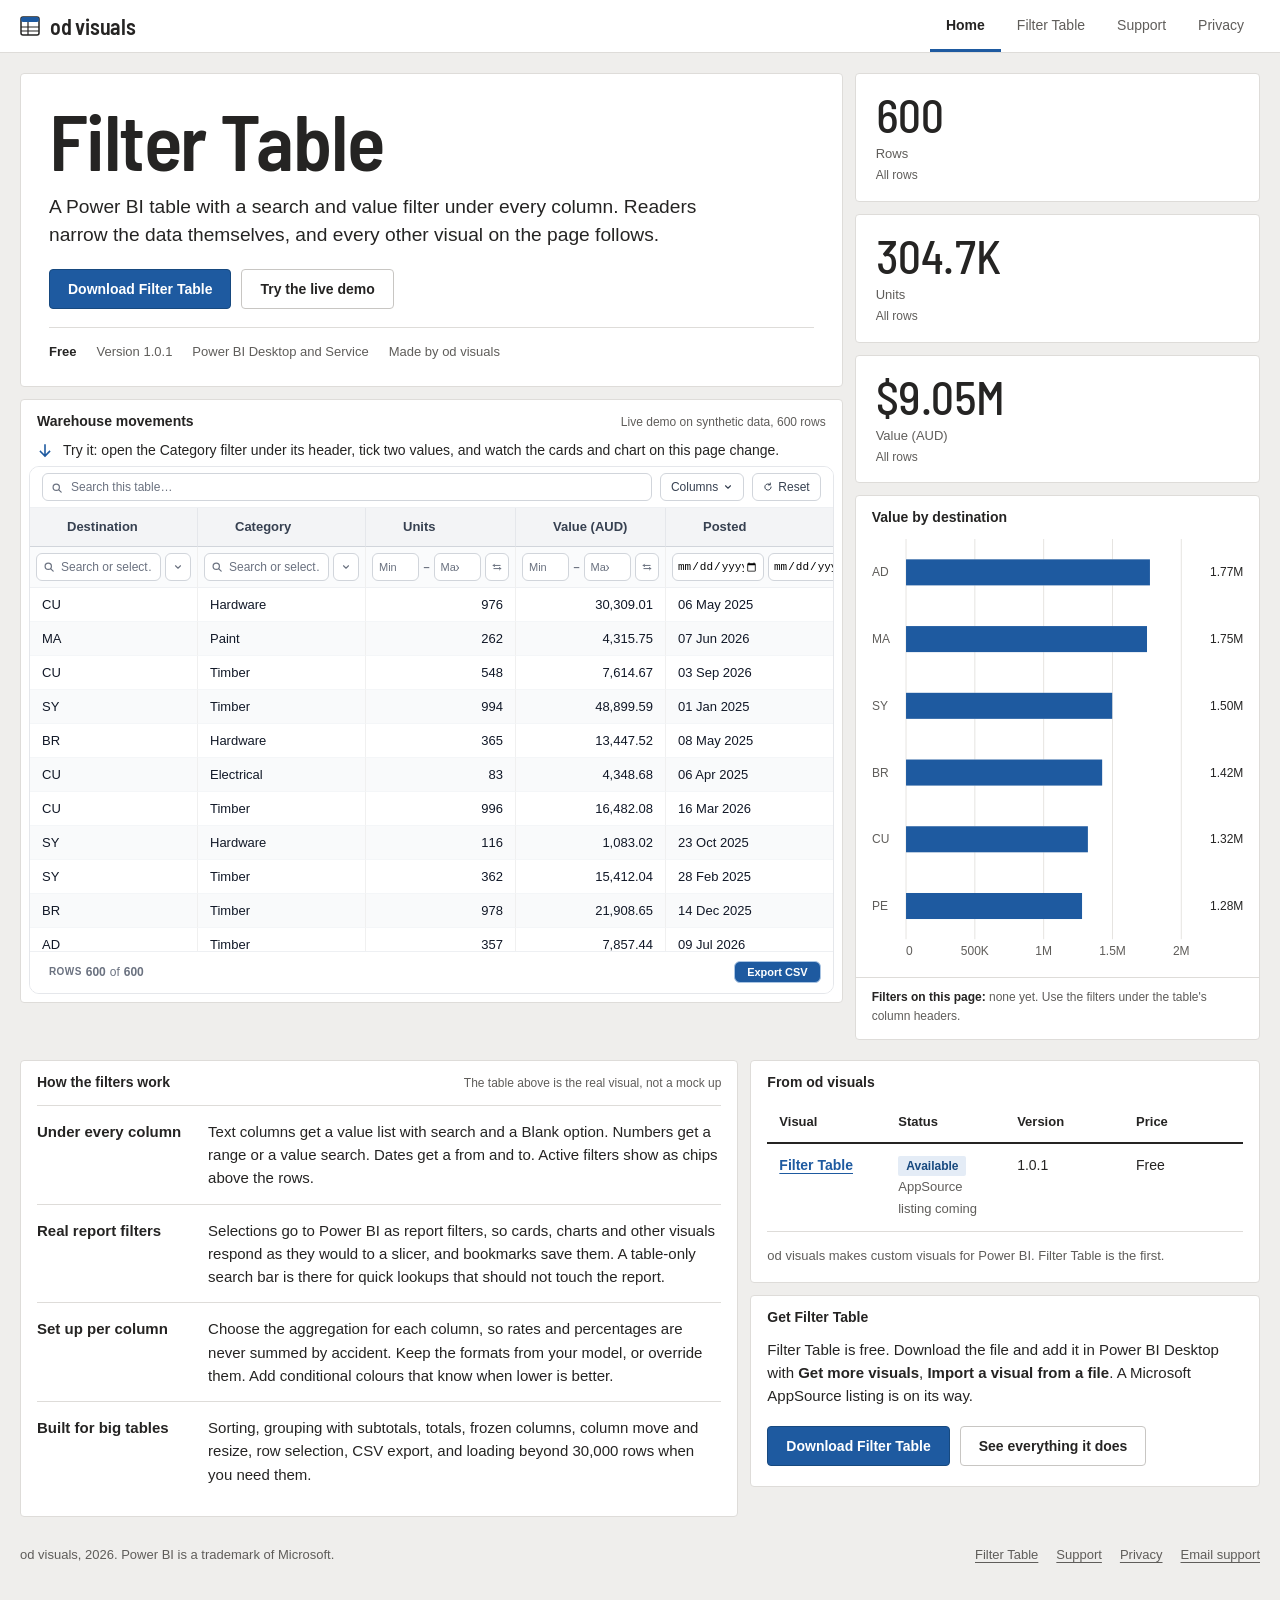
<file: index.html>
<!doctype html>
<html lang="en-AU">
<head>
<meta charset="utf-8">
<meta name="viewport" content="width=device-width, initial-scale=1">
<title>od visuals | Filter Table for Power BI</title>
<meta name="description" content="od visuals makes custom visuals for Power BI. Filter Table puts a search and value filter under every column, and its filters drive the whole report.">
<link rel="icon" href="assets/favicon.svg" type="image/svg+xml">
<link rel="icon" href="assets/icon-32.png" type="image/png" sizes="32x32">
<link rel="apple-touch-icon" href="assets/apple-touch-icon.png">
<link rel="stylesheet" href="assets/site.css">
</head>
<body>
<a class="skip" href="#main">Skip to content</a>

<header class="bar">
  <div class="bar-in">
    <a class="wordmark" href="index.html" aria-label="od visuals home">
      <svg width="20" height="20" viewBox="0 0 20 20" aria-hidden="true"><rect x="1" y="1" width="18" height="18" rx="2" fill="none" stroke="currentColor" stroke-width="1.5"/><rect x="1" y="1" width="18" height="5" rx="2" fill="#1E5AA0"/><path d="M1 11h18M1 15h18M8 6v13" stroke="currentColor" stroke-width="1.2"/></svg>
      od visuals
    </a>
    <nav class="tabs" aria-label="Pages">
      <a href="index.html" aria-current="page">Home</a>
      <a href="filter-table.html">Filter Table</a>
      <a href="support.html">Support</a>
      <a href="privacy.html">Privacy</a>
    </nav>
  </div>
</header>

<main id="main">
  <div class="canvas home-report" id="report">
    <div class="span-8 stack">
      <section class="tile title-tile" aria-labelledby="title">
        <div class="tile-body">
          <h1 id="title">Filter Table</h1>
          <p class="lead">A Power BI table with a search and value filter under every column. Readers narrow the data themselves, and every other visual on the page follows.</p>
          <div class="actions title-actions">
            <a class="btn" href="downloads/FilterTable-1.0.1.pbiviz" download>Download Filter Table</a>
            <a class="btn btn-quiet" href="#demo">Try the live demo</a>
          </div>
          <div class="facts-line">
            <span><b>Free</b></span>
            <span>Version 1.0.1</span>
            <span>Power BI Desktop and Service</span>
            <span>Made by od visuals</span>
          </div>
        </div>
      </section>

      <section class="tile visual-tile" aria-labelledby="demo-title" id="demo">
        <div class="tile-head">
          <h2 class="tile-title" id="demo-title">Warehouse movements</h2>
          <span class="tile-note">Live demo on synthetic data, 600 rows</span>
        </div>
        <p class="try">
          <svg width="16" height="16" viewBox="0 0 16 16" aria-hidden="true"><path d="M8 2v11M3.5 8.5 8 13l4.5-4.5" fill="none" stroke="currentColor" stroke-width="1.6" stroke-linecap="square"/></svg>
          Try it: open the Category filter under its header, tick two values, and watch the cards and chart on this page change.
        </p>
        <div class="visual-mount" id="mount" role="region" aria-label="Filter Table live demo"></div>
      </section>
    </div>

    <aside class="span-4 cards" aria-label="Report visuals that respond to the table's filters">
      <div class="tile card-visual">
        <div class="card-value" data-kpi="rows">600</div>
        <div class="card-label">Rows</div>
        <div class="card-of" data-kpi-of="rows">All rows</div>
      </div>
      <div class="tile card-visual">
        <div class="card-value" data-kpi="units">0</div>
        <div class="card-label">Units</div>
        <div class="card-of" data-kpi-of="units">All rows</div>
      </div>
      <div class="tile card-visual">
        <div class="card-value" data-kpi="value">0</div>
        <div class="card-label">Value (AUD)</div>
        <div class="card-of" data-kpi-of="value">All rows</div>
      </div>
      <div class="tile chart-tile">
        <div class="tile-head">
          <h2 class="tile-title">Value by destination</h2>
        </div>
        <div class="tile-body">
          <svg class="chart" data-chart role="img" aria-label="Bar chart of value by destination, filtered by the table"></svg>
        </div>
        <p class="filters-on" data-filters-on aria-live="polite"></p>
      </div>
    </aside>
  </div>

  <div class="canvas">
    <section class="tile span-7 how-tile" aria-labelledby="how">
      <div class="tile-head">
        <h2 class="tile-title" id="how">How the filters work</h2>
        <span class="tile-note">The table above is the real visual, not a mock up</span>
      </div>
      <div class="tile-body">
          <dl class="defs defs-wide">
            <dt>Under every column</dt>
            <dd>Text columns get a value list with search and a Blank option. Numbers get a range or a value search. Dates get a from and to. Active filters show as chips above the rows.</dd>
            <dt>Real report filters</dt>
            <dd>Selections go to Power BI as report filters, so cards, charts and other visuals respond as they would to a slicer, and bookmarks save them. A table-only search bar is there for quick lookups that should not touch the report.</dd>
            <dt>Set up per column</dt>
            <dd>Choose the aggregation for each column, so rates and percentages are never summed by accident. Keep the formats from your model, or override them. Add conditional colours that know when lower is better.</dd>
            <dt>Built for big tables</dt>
            <dd>Sorting, grouping with subtotals, totals, frozen columns, column move and resize, row selection, CSV export, and loading beyond 30,000 rows when you need them.</dd>
          </dl>
      </div>
    </section>

    <div class="span-5 stack">
    <section class="tile" aria-labelledby="studio">
      <div class="tile-head">
        <h2 class="tile-title" id="studio">From od visuals</h2>
      </div>
      <div class="tile-body scroll-x">
        <table class="grid-table">
          <thead>
            <tr><th scope="col">Visual</th><th scope="col">Status</th><th scope="col">Version</th><th scope="col">Price</th></tr>
          </thead>
          <tbody>
            <tr>
              <td><a href="filter-table.html">Filter Table</a></td>
              <td><span class="status">Available</span> <span class="small muted">AppSource listing coming</span></td>
              <td class="num">1.0.1</td>
              <td>Free</td>
            </tr>
          </tbody>
        </table>
        <p class="small muted table-note">od visuals makes custom visuals for Power BI. Filter Table is the first.</p>
      </div>
    </section>

    <section class="tile get-tile" aria-labelledby="get">
      <div class="tile-head">
        <h2 class="tile-title" id="get">Get Filter Table</h2>
      </div>
      <div class="get-body">
        <p>Filter Table is free. Download the file and add it in Power BI Desktop with <b>Get more visuals</b>, <b>Import a visual from a file</b>. A Microsoft AppSource listing is on its way.</p>
        <div class="actions">
          <a class="btn" href="downloads/FilterTable-1.0.1.pbiviz" download>Download Filter Table</a>
          <a class="btn btn-quiet" href="filter-table.html">See everything it does</a>
        </div>
      </div>
    </section>
    </div>
  </div>
</main>

<footer class="foot">
  <span>od visuals, 2026. Power BI is a trademark of Microsoft.</span>
  <nav aria-label="Footer">
    <a href="filter-table.html">Filter Table</a>
    <a href="support.html">Support</a>
    <a href="privacy.html">Privacy</a>
    <a data-contact data-subject="Filter Table" href="support.html">Email support</a>
  </nav>
</footer>

<script>window.powerbi = { visuals: {} };</script>
<script src="assets/filter-table-1.0.1.js"></script>
<script src="assets/sample-data.js"></script>
<script src="assets/report.js"></script>
<script>
  ODReport.start({ mount: document.getElementById("mount"), tiles: document.getElementById("report"), preset: 0, hidden: ["Source", "Status"] });
</script>
<script src="assets/contact.js"></script>
</body>
</html>
</file>
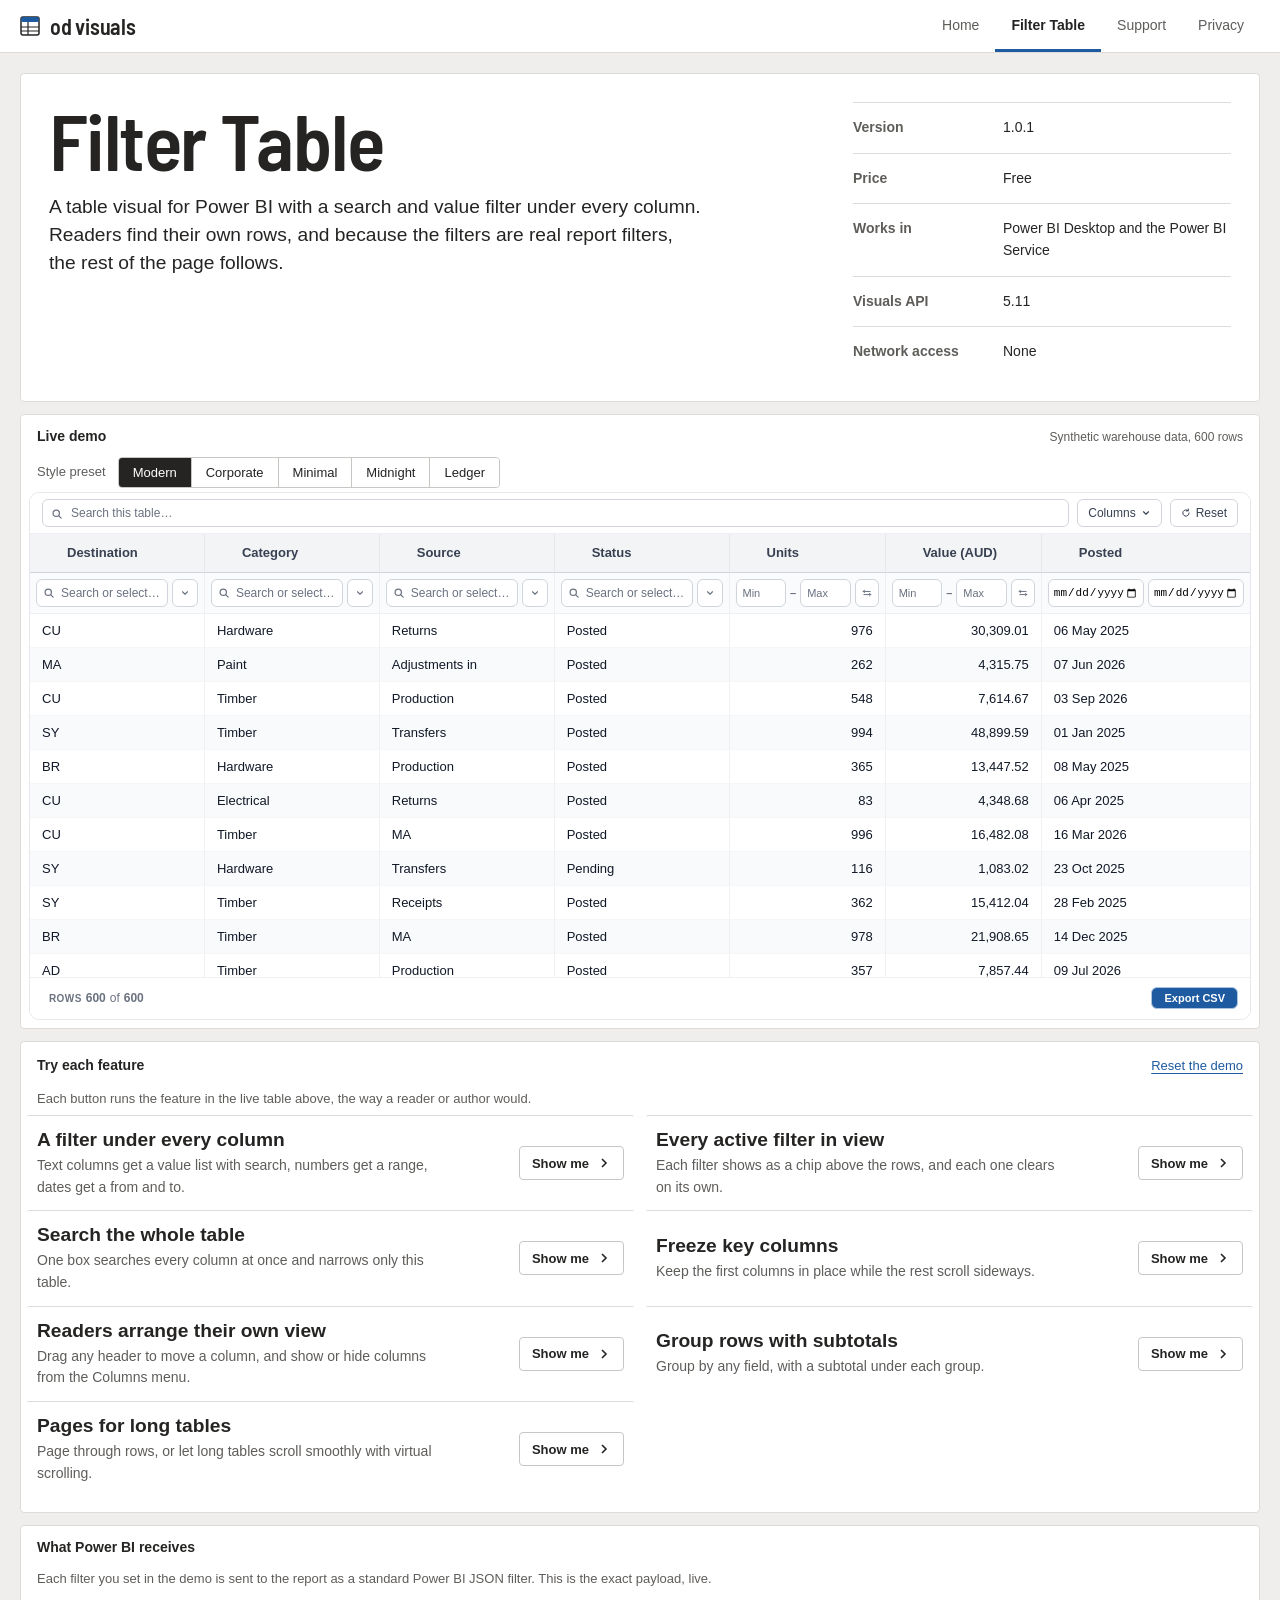
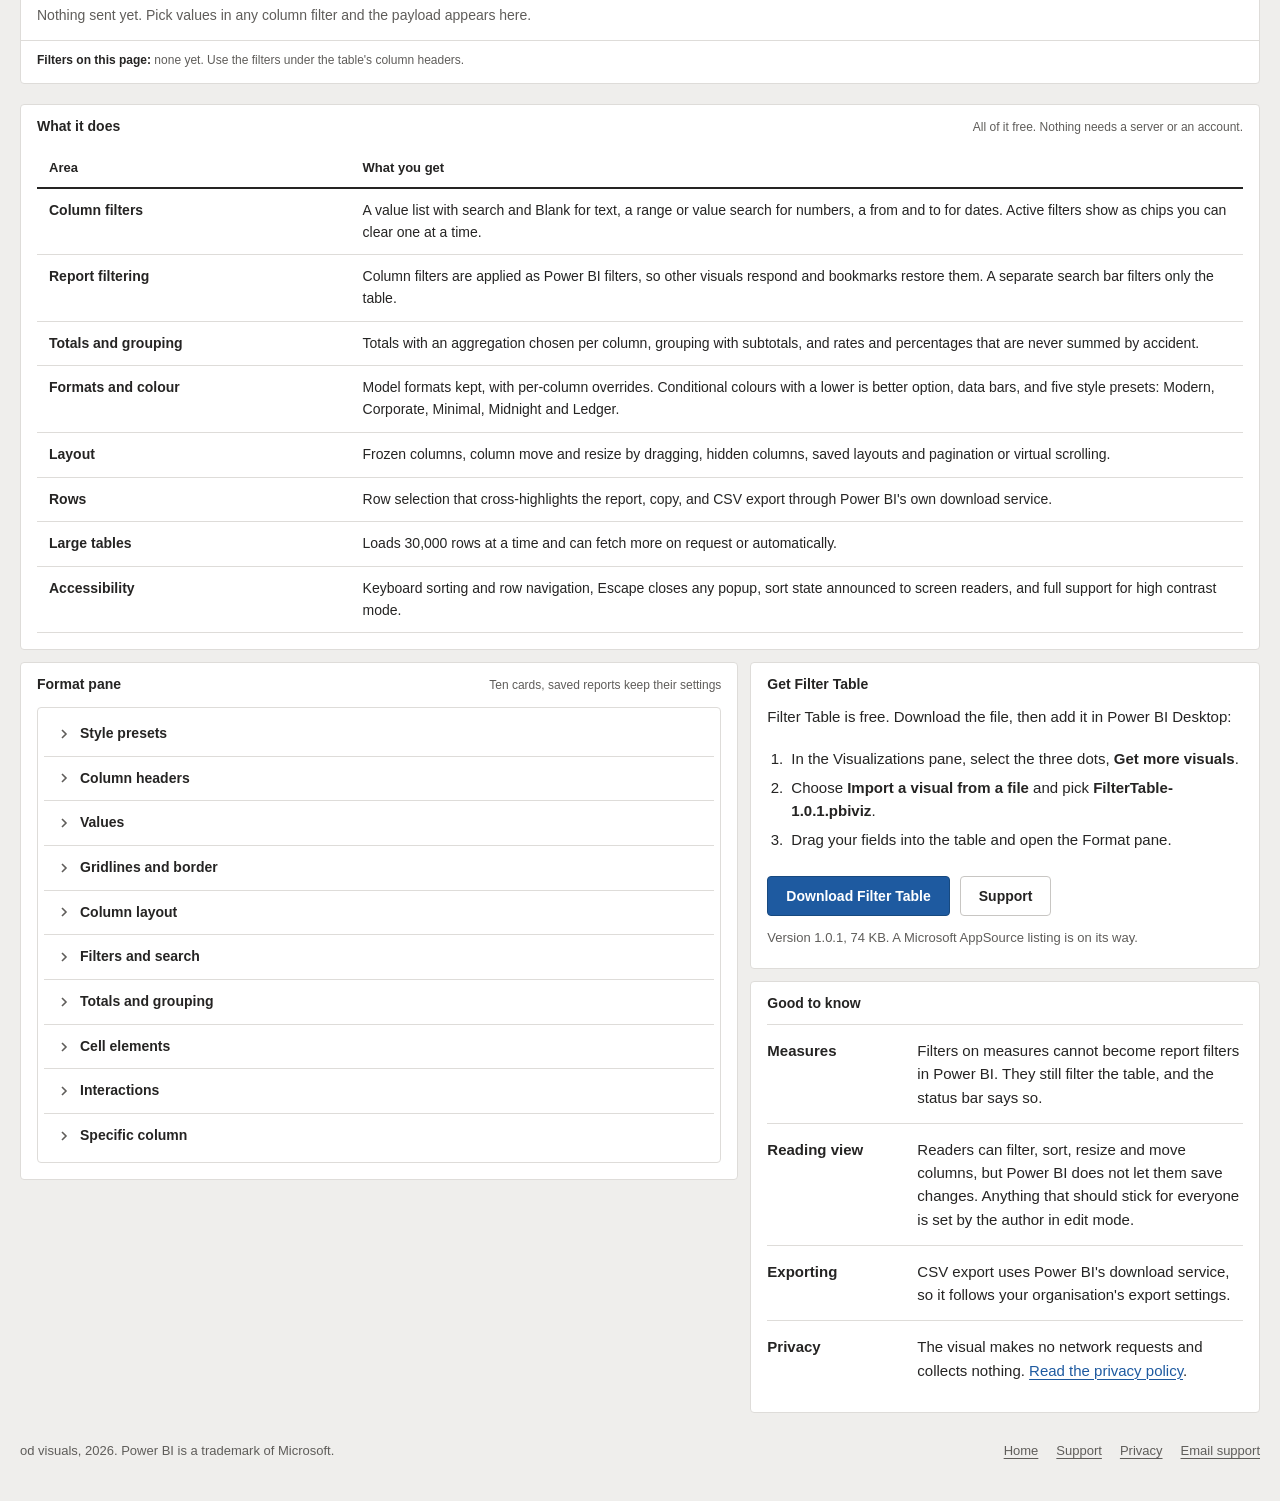
<file: filter-table.html>
<!doctype html>
<html lang="en-AU">
<head>
<meta charset="utf-8">
<meta name="viewport" content="width=device-width, initial-scale=1">
<title>Filter Table for Power BI | od visuals</title>
<meta name="description" content="Filter Table is a free Power BI custom visual with a search and value filter under every column. Its filters are real report filters, so the whole page responds.">
<link rel="icon" href="assets/favicon.svg" type="image/svg+xml">
<link rel="icon" href="assets/icon-32.png" type="image/png" sizes="32x32">
<link rel="apple-touch-icon" href="assets/apple-touch-icon.png">
<link rel="stylesheet" href="assets/site.css">
</head>
<body>
<a class="skip" href="#main">Skip to content</a>

<header class="bar">
  <div class="bar-in">
    <a class="wordmark" href="index.html" aria-label="od visuals home">
      <svg width="20" height="20" viewBox="0 0 20 20" aria-hidden="true"><rect x="1" y="1" width="18" height="18" rx="2" fill="none" stroke="currentColor" stroke-width="1.5"/><rect x="1" y="1" width="18" height="5" rx="2" fill="#1E5AA0"/><path d="M1 11h18M1 15h18M8 6v13" stroke="currentColor" stroke-width="1.2"/></svg>
      od visuals
    </a>
    <nav class="tabs" aria-label="Pages">
      <a href="index.html">Home</a>
      <a href="filter-table.html" aria-current="page">Filter Table</a>
      <a href="support.html">Support</a>
      <a href="privacy.html">Privacy</a>
    </nav>
  </div>
</header>

<main id="main">
  <div class="canvas" id="report">
    <section class="tile title-tile span-12" aria-labelledby="title">
      <div class="tile-body">
        <div class="split">
          <div class="split-main">
            <h1 id="title">Filter Table</h1>
            <p class="lead">A table visual for Power BI with a search and value filter under every column. Readers find their own rows, and because the filters are real report filters, the rest of the page follows.</p>
          </div>
          <dl class="defs split-side spec">
            <dt>Version</dt><dd>1.0.1</dd>
            <dt>Price</dt><dd>Free</dd>
            <dt>Works in</dt><dd>Power BI Desktop and the Power BI Service</dd>
            <dt>Visuals API</dt><dd>5.11</dd>
            <dt>Network access</dt><dd>None</dd>
          </dl>
        </div>
      </div>
    </section>

    <section class="tile visual-tile span-12" aria-labelledby="demo-title" id="demo">
      <div class="tile-head">
        <h2 class="tile-title" id="demo-title">Live demo</h2>
        <span class="tile-note">Synthetic warehouse data, 600 rows</span>
      </div>
      <div class="preset-row">
        <span class="small muted" id="preset-label">Style preset</span>
        <div class="segments" role="group" aria-labelledby="preset-label" id="presets"></div>
      </div>
      <div class="visual-mount" id="mount" role="region" aria-label="Filter Table live demo"></div>
    </section>

    <section class="tile span-12 try-tile" aria-labelledby="try-title">
      <div class="tile-head">
        <h2 class="tile-title" id="try-title">Try each feature</h2>
        <button type="button" class="link-btn" id="try-reset">Reset the demo</button>
      </div>
      <div class="tile-body">
        <p class="small muted try-intro">Each button runs the feature in the live table above, the way a reader or author would.</p>
        <ul class="try-list">
          <li data-try-row="filter"><div><h3>A filter under every column</h3><p>Text columns get a value list with search, numbers get a range, dates get a from and to.</p></div><button type="button" class="btn btn-quiet" data-try="filter" aria-label="Show me: A filter under every column">Show me <svg width="14" height="14" viewBox="0 0 14 14" aria-hidden="true"><path d="M5 3l4 4-4 4" fill="none" stroke="currentColor" stroke-width="1.6"/></svg></button></li>
          <li data-try-row="chips"><div><h3>Every active filter in view</h3><p>Each filter shows as a chip above the rows, and each one clears on its own.</p></div><button type="button" class="btn btn-quiet" data-try="chips" aria-label="Show me: Every active filter in view">Show me <svg width="14" height="14" viewBox="0 0 14 14" aria-hidden="true"><path d="M5 3l4 4-4 4" fill="none" stroke="currentColor" stroke-width="1.6"/></svg></button></li>
          <li data-try-row="search"><div><h3>Search the whole table</h3><p>One box searches every column at once and narrows only this table.</p></div><button type="button" class="btn btn-quiet" data-try="search" aria-label="Show me: Search the whole table">Show me <svg width="14" height="14" viewBox="0 0 14 14" aria-hidden="true"><path d="M5 3l4 4-4 4" fill="none" stroke="currentColor" stroke-width="1.6"/></svg></button></li>
          <li data-try-row="freeze"><div><h3>Freeze key columns</h3><p>Keep the first columns in place while the rest scroll sideways.</p></div><button type="button" class="btn btn-quiet" data-try="freeze" aria-label="Show me: Freeze key columns">Show me <svg width="14" height="14" viewBox="0 0 14 14" aria-hidden="true"><path d="M5 3l4 4-4 4" fill="none" stroke="currentColor" stroke-width="1.6"/></svg></button></li>
          <li data-try-row="columns"><div><h3>Readers arrange their own view</h3><p>Drag any header to move a column, and show or hide columns from the Columns menu.</p></div><button type="button" class="btn btn-quiet" data-try="columns" aria-label="Show me: Readers arrange their own view">Show me <svg width="14" height="14" viewBox="0 0 14 14" aria-hidden="true"><path d="M5 3l4 4-4 4" fill="none" stroke="currentColor" stroke-width="1.6"/></svg></button></li>
          <li data-try-row="group"><div><h3>Group rows with subtotals</h3><p>Group by any field, with a subtotal under each group.</p></div><button type="button" class="btn btn-quiet" data-try="group" aria-label="Show me: Group rows with subtotals">Show me <svg width="14" height="14" viewBox="0 0 14 14" aria-hidden="true"><path d="M5 3l4 4-4 4" fill="none" stroke="currentColor" stroke-width="1.6"/></svg></button></li>
          <li data-try-row="pages"><div><h3>Pages for long tables</h3><p>Page through rows, or let long tables scroll smoothly with virtual scrolling.</p></div><button type="button" class="btn btn-quiet" data-try="pages" aria-label="Show me: Pages for long tables">Show me <svg width="14" height="14" viewBox="0 0 14 14" aria-hidden="true"><path d="M5 3l4 4-4 4" fill="none" stroke="currentColor" stroke-width="1.6"/></svg></button></li>
        </ul>
      </div>
    </section>

    <section class="tile span-12 json-tile" aria-labelledby="json-title">
      <div class="tile-head">
        <h2 class="tile-title" id="json-title">What Power BI receives</h2>
      </div>
      <div class="tile-body">
        <p class="small muted json-intro">Each filter you set in the demo is sent to the report as a standard Power BI JSON filter. This is the exact payload, live.</p>
      </div>
      <div class="code-wrap"><pre class="code" data-filter-json aria-live="polite" tabindex="0" aria-label="Filter JSON sent to Power BI"></pre></div>
      <p class="filters-on" data-filters-on></p>
    </section>
  </div>

  <div class="canvas">
    <section class="tile span-12" aria-labelledby="does">
      <div class="tile-head">
        <h2 class="tile-title" id="does">What it does</h2>
        <span class="tile-note">All of it free. Nothing needs a server or an account.</span>
      </div>
      <div class="tile-body">
            <table class="grid-table features">
              <colgroup><col class="col-area"><col></colgroup>
              <thead><tr><th scope="col">Area</th><th scope="col">What you get</th></tr></thead>
              <tbody>
                <tr><td>Column filters</td><td>A value list with search and Blank for text, a range or value search for numbers, a from and to for dates. Active filters show as chips you can clear one at a time.</td></tr>
                <tr><td>Report filtering</td><td>Column filters are applied as Power BI filters, so other visuals respond and bookmarks restore them. A separate search bar filters only the table.</td></tr>
                <tr><td>Totals and grouping</td><td>Totals with an aggregation chosen per column, grouping with subtotals, and rates and percentages that are never summed by accident.</td></tr>
                <tr><td>Formats and colour</td><td>Model formats kept, with per-column overrides. Conditional colours with a lower is better option, data bars, and five style presets: Modern, Corporate, Minimal, Midnight and Ledger.</td></tr>
                <tr><td>Layout</td><td>Frozen columns, column move and resize by dragging, hidden columns, saved layouts and pagination or virtual scrolling.</td></tr>
                <tr><td>Rows</td><td>Row selection that cross-highlights the report, copy, and CSV export through Power BI's own download service.</td></tr>
                <tr><td>Large tables</td><td>Loads 30,000 rows at a time and can fetch more on request or automatically.</td></tr>
                <tr><td>Accessibility</td><td>Keyboard sorting and row navigation, Escape closes any popup, sort state announced to screen readers, and full support for high contrast mode.</td></tr>
              </tbody>
            </table>
      </div>
    </section>

    <section class="tile span-7 format-tile" aria-labelledby="pane">
      <div class="tile-head">
        <h2 class="tile-title" id="pane">Format pane</h2>
        <span class="tile-note">Ten cards, saved reports keep their settings</span>
      </div>
      <div class="tile-body">
        <div class="pane">
          <details><summary><svg width="12" height="12" viewBox="0 0 12 12" aria-hidden="true"><path d="M4 2l4 4-4 4" fill="none" stroke="currentColor" stroke-width="1.6"/></svg>Style presets</summary><p>Start from Modern, Corporate, Minimal, Midnight or Ledger, then adjust anything below.</p></details>
          <details><summary><svg width="12" height="12" viewBox="0 0 12 12" aria-hidden="true"><path d="M4 2l4 4-4 4" fill="none" stroke="currentColor" stroke-width="1.6"/></svg>Column headers</summary><p>Font, size, weight, colours, alignment and wrapping for the header row.</p></details>
          <details><summary><svg width="12" height="12" viewBox="0 0 12 12" aria-hidden="true"><path d="M4 2l4 4-4 4" fill="none" stroke="currentColor" stroke-width="1.6"/></svg>Values</summary><p>Font and emphasis for cells, alignment, background and alternating row colours.</p></details>
          <details><summary><svg width="12" height="12" viewBox="0 0 12 12" aria-hidden="true"><path d="M4 2l4 4-4 4" fill="none" stroke="currentColor" stroke-width="1.6"/></svg>Gridlines and border</summary><p>Row and column lines, their colours and the outer border.</p></details>
          <details><summary><svg width="12" height="12" viewBox="0 0 12 12" aria-hidden="true"><path d="M4 2l4 4-4 4" fill="none" stroke="currentColor" stroke-width="1.6"/></svg>Column layout</summary><p>Frozen columns and drag to reorder, plus column widths, sizing and row height.</p></details>
          <details><summary><svg width="12" height="12" viewBox="0 0 12 12" aria-hidden="true"><path d="M4 2l4 4-4 4" fill="none" stroke="currentColor" stroke-width="1.6"/></svg>Filters and search</summary><p>The filter under every header, how numeric columns filter (range or value search), and the table-only search bar.</p></details>
          <details><summary><svg width="12" height="12" viewBox="0 0 12 12" aria-hidden="true"><path d="M4 2l4 4-4 4" fill="none" stroke="currentColor" stroke-width="1.6"/></svg>Totals and grouping</summary><p>Grouping by a field with subtotals, and the totals row.</p></details>
          <details><summary><svg width="12" height="12" viewBox="0 0 12 12" aria-hidden="true"><path d="M4 2l4 4-4 4" fill="none" stroke="currentColor" stroke-width="1.6"/></svg>Cell elements</summary><p>Conditional colours, data bars and web links, set per field.</p></details>
          <details><summary><svg width="12" height="12" viewBox="0 0 12 12" aria-hidden="true"><path d="M4 2l4 4-4 4" fill="none" stroke="currentColor" stroke-width="1.6"/></svg>Interactions</summary><p>Row selection, copy, CSV export, pages and loading more rows.</p></details>
          <details><summary><svg width="12" height="12" viewBox="0 0 12 12" aria-hidden="true"><path d="M4 2l4 4-4 4" fill="none" stroke="currentColor" stroke-width="1.6"/></svg>Specific column</summary><p>Format, aggregation, width and total behaviour for one column at a time.</p></details>
        </div>
      </div>
    </section>

    <div class="span-5 stack">
    <section class="tile get-tile" aria-labelledby="get">
      <div class="tile-head">
        <h2 class="tile-title" id="get">Get Filter Table</h2>
      </div>
      <div class="get-body">
        <p>Filter Table is free. Download the file, then add it in Power BI Desktop:</p>
        <ol class="steps">
          <li>In the Visualizations pane, select the three dots, <b>Get more visuals</b>.</li>
          <li>Choose <b>Import a visual from a file</b> and pick <b>FilterTable-1.0.1.pbiviz</b>.</li>
          <li>Drag your fields into the table and open the Format pane.</li>
        </ol>
        <div class="actions">
          <a class="btn" href="downloads/FilterTable-1.0.1.pbiviz" download>Download Filter Table</a>
          <a class="btn btn-quiet" href="support.html">Support</a>
        </div>
        <p class="small muted">Version 1.0.1, 74 KB. A Microsoft AppSource listing is on its way.</p>
      </div>
    </section>

    <section class="tile" aria-labelledby="limits">
      <div class="tile-head">
        <h2 class="tile-title" id="limits">Good to know</h2>
      </div>
      <div class="tile-body">
          <dl class="defs defs-wide">
            <dt>Measures</dt>
            <dd>Filters on measures cannot become report filters in Power BI. They still filter the table, and the status bar says so.</dd>
            <dt>Reading view</dt>
            <dd>Readers can filter, sort, resize and move columns, but Power BI does not let them save changes. Anything that should stick for everyone is set by the author in edit mode.</dd>
            <dt>Exporting</dt>
            <dd>CSV export uses Power BI's download service, so it follows your organisation's export settings.</dd>
            <dt>Privacy</dt>
            <dd>The visual makes no network requests and collects nothing. <a href="privacy.html">Read the privacy policy</a>.</dd>
          </dl>
      </div>
    </section>
    </div>
  </div>
</main>

<footer class="foot">
  <span>od visuals, 2026. Power BI is a trademark of Microsoft.</span>
  <nav aria-label="Footer">
    <a href="index.html">Home</a>
    <a href="support.html">Support</a>
    <a href="privacy.html">Privacy</a>
    <a data-contact data-subject="Filter Table" href="support.html">Email support</a>
  </nav>
</footer>

<script>window.powerbi = { visuals: {} };</script>
<script src="assets/filter-table-1.0.1.js"></script>
<script src="assets/sample-data.js"></script>
<script src="assets/report.js"></script>
<script>
  (function () {
    var demo = ODReport.start({ mount: document.getElementById("mount"), tiles: document.getElementById("report"), preset: 0 });
    var group = document.getElementById("presets");
    ODReport.presets.forEach(function (name, i) {
      var b = document.createElement("button");
      b.type = "button";
      b.textContent = name;
      b.setAttribute("aria-pressed", i === 0 ? "true" : "false");
      b.addEventListener("click", function () {
        group.querySelectorAll("button").forEach(function (x) { x.setAttribute("aria-pressed", x === b ? "true" : "false"); });
        if (demo) demo.setPreset(i);
      });
      group.appendChild(b);
    });

    /* Try each feature: every button starts from a clean demo, then does what
       a reader (or, for layout settings, an author) would do. */
    if (!demo) return;
    // Each feature is a list of steps; a newer click stops an older run between steps.
    var steps = {
      filter: [
        function () { return demo.openFilter("Category"); },
        function () { return demo.tick("Paint"); },
        function () { return demo.tick("Timber"); }
      ],
      chips: [
        function () { return demo.openFilter("Category"); },
        function () { return demo.tick("Hardware"); },
        function () { return demo.closePopups(); },
        function () { return demo.setRange("Units", 500); }
      ],
      search: [function () { return demo.search("Returns"); }],
      freeze: [
        function () { return demo.set("powerFeatures", { sizingMode: 2, equalColumnWidth: 230 }); },
        function () { return demo.set("tableStyle", { frozenColumns: 2 }); },
        function () { return demo.scrollTable(420); }
      ],
      columns: [function () { return demo.openColumnsMenu(); }],
      group: [function () { return demo.set("powerFeatures", { groupByField: "Movements.Destination" }); }],
      pages: [function () { return demo.set("proFeatures", { enablePagination: true, pageSize: 25 }); }]
    };
    var list = document.querySelector(".try-list");
    var demoTile = document.getElementById("demo");
    var reduce = window.matchMedia && window.matchMedia("(prefers-reduced-motion: reduce)").matches;
    var runId = 0;
    function run(id) {
      var mine = ++runId;
      var chain = demo.reset();
      steps[id].forEach(function (step) {
        chain = chain.then(function () { if (mine === runId) return step(); });
      });
      return chain.catch(function () {});
    }
    function mark(id) {
      list.querySelectorAll("li").forEach(function (li) {
        var on = li.getAttribute("data-try-row") === id;
        li.classList.toggle("is-on", on);
        li.querySelector("button").setAttribute("aria-pressed", on ? "true" : "false");
      });
    }
    list.addEventListener("click", function (e) {
      var btn = e.target.closest("[data-try]");
      if (!btn) return;
      var id = btn.getAttribute("data-try");
      mark(id);
      demoTile.scrollIntoView({ behavior: reduce ? "auto" : "smooth", block: "start" });
      var ticket = ++runId;
      setTimeout(function () { if (ticket === runId) run(id); }, reduce ? 0 : 450);
    });
    document.getElementById("try-reset").addEventListener("click", function () {
      runId++;
      mark(null);
      demo.reset();
    });
  })();
</script>
<script src="assets/contact.js"></script>
</body>
</html>
</file>
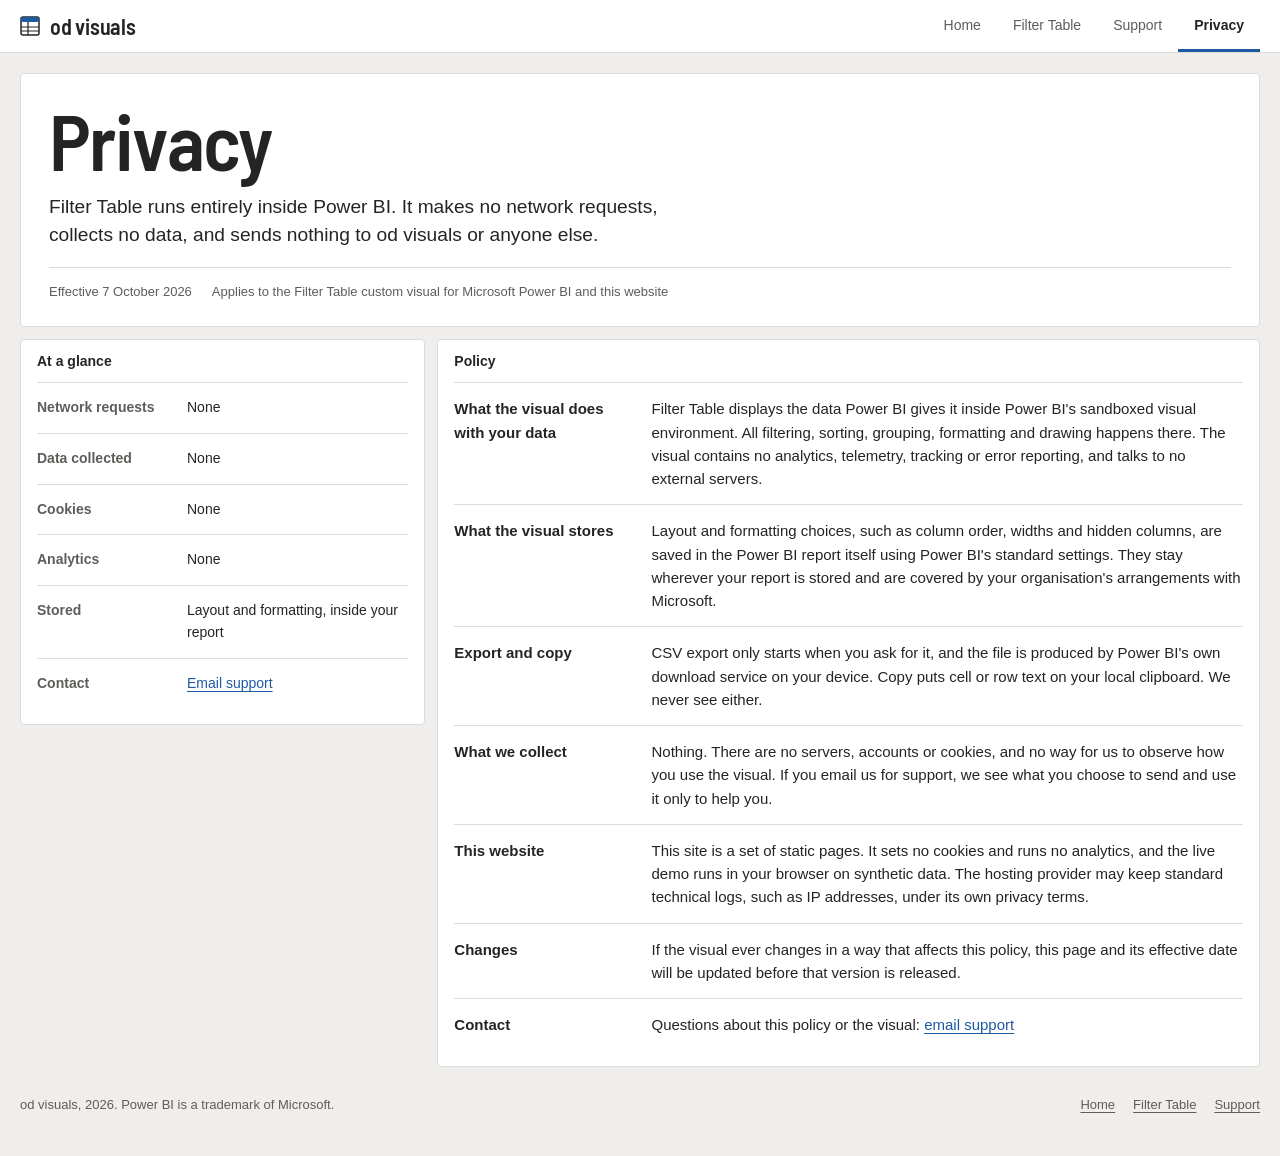
<file: privacy.html>
<!doctype html>
<html lang="en-AU">
<head>
<meta charset="utf-8">
<meta name="viewport" content="width=device-width, initial-scale=1">
<title>Privacy | od visuals</title>
<meta name="description" content="Privacy policy for Filter Table for Power BI and the od visuals website. The visual makes no network requests and collects no data.">
<link rel="icon" href="assets/favicon.svg" type="image/svg+xml">
<link rel="icon" href="assets/icon-32.png" type="image/png" sizes="32x32">
<link rel="apple-touch-icon" href="assets/apple-touch-icon.png">
<link rel="stylesheet" href="assets/site.css">
</head>
<body>
<a class="skip" href="#main">Skip to content</a>

<header class="bar">
  <div class="bar-in">
    <a class="wordmark" href="index.html" aria-label="od visuals home">
      <svg width="20" height="20" viewBox="0 0 20 20" aria-hidden="true"><rect x="1" y="1" width="18" height="18" rx="2" fill="none" stroke="currentColor" stroke-width="1.5"/><rect x="1" y="1" width="18" height="5" rx="2" fill="#1E5AA0"/><path d="M1 11h18M1 15h18M8 6v13" stroke="currentColor" stroke-width="1.2"/></svg>
      od visuals
    </a>
    <nav class="tabs" aria-label="Pages">
      <a href="index.html">Home</a>
      <a href="filter-table.html">Filter Table</a>
      <a href="support.html">Support</a>
      <a href="privacy.html" aria-current="page">Privacy</a>
    </nav>
  </div>
</header>

<main id="main">
  <div class="canvas">
    <section class="tile title-tile span-12" aria-labelledby="title">
      <div class="tile-body">
        <h1 id="title">Privacy</h1>
        <p class="lead">Filter Table runs entirely inside Power BI. It makes no network requests, collects no data, and sends nothing to od visuals or anyone else.</p>
        <div class="facts-line">
          <span>Effective 7 October 2026</span>
          <span>Applies to the Filter Table custom visual for Microsoft Power BI and this website</span>
        </div>
      </div>
    </section>

    <section class="tile span-4 glance-tile" aria-labelledby="glance">
      <div class="tile-head">
        <h2 class="tile-title" id="glance">At a glance</h2>
      </div>
      <div class="tile-body">
        <dl class="defs spec">
          <dt>Network requests</dt><dd>None</dd>
          <dt>Data collected</dt><dd>None</dd>
          <dt>Cookies</dt><dd>None</dd>
          <dt>Analytics</dt><dd>None</dd>
          <dt>Stored</dt><dd>Layout and formatting, inside your report</dd>
          <dt>Contact</dt><dd><a data-contact data-subject="Privacy question" href="support.html">Email support</a></dd>
        </dl>
      </div>
    </section>

    <section class="tile span-8" aria-labelledby="policy">
      <div class="tile-head">
        <h2 class="tile-title" id="policy">Policy</h2>
      </div>
      <div class="tile-body">
        <dl class="defs defs-wide">
          <dt>What the visual does with your data</dt>
          <dd>Filter Table displays the data Power BI gives it inside Power BI's sandboxed visual environment. All filtering, sorting, grouping, formatting and drawing happens there. The visual contains no analytics, telemetry, tracking or error reporting, and talks to no external servers.</dd>

          <dt>What the visual stores</dt>
          <dd>Layout and formatting choices, such as column order, widths and hidden columns, are saved in the Power BI report itself using Power BI's standard settings. They stay wherever your report is stored and are covered by your organisation's arrangements with Microsoft.</dd>

          <dt>Export and copy</dt>
          <dd>CSV export only starts when you ask for it, and the file is produced by Power BI's own download service on your device. Copy puts cell or row text on your local clipboard. We never see either.</dd>

          <dt>What we collect</dt>
          <dd>Nothing. There are no servers, accounts or cookies, and no way for us to observe how you use the visual. If you email us for support, we see what you choose to send and use it only to help you.</dd>

          <dt>This website</dt>
          <dd>This site is a set of static pages. It sets no cookies and runs no analytics, and the live demo runs in your browser on synthetic data. The hosting provider may keep standard technical logs, such as IP addresses, under its own privacy terms.</dd>

          <dt>Changes</dt>
          <dd>If the visual ever changes in a way that affects this policy, this page and its effective date will be updated before that version is released.</dd>

          <dt>Contact</dt>
          <dd>Questions about this policy or the visual: <a data-contact data-subject="Privacy question" href="support.html">email support</a></dd>
        </dl>
      </div>
    </section>
  </div>
</main>

<footer class="foot">
  <span>od visuals, 2026. Power BI is a trademark of Microsoft.</span>
  <nav aria-label="Footer">
    <a href="index.html">Home</a>
    <a href="filter-table.html">Filter Table</a>
    <a href="support.html">Support</a>
  </nav>
</footer>
<script src="assets/contact.js"></script>
</body>
</html>
</file>
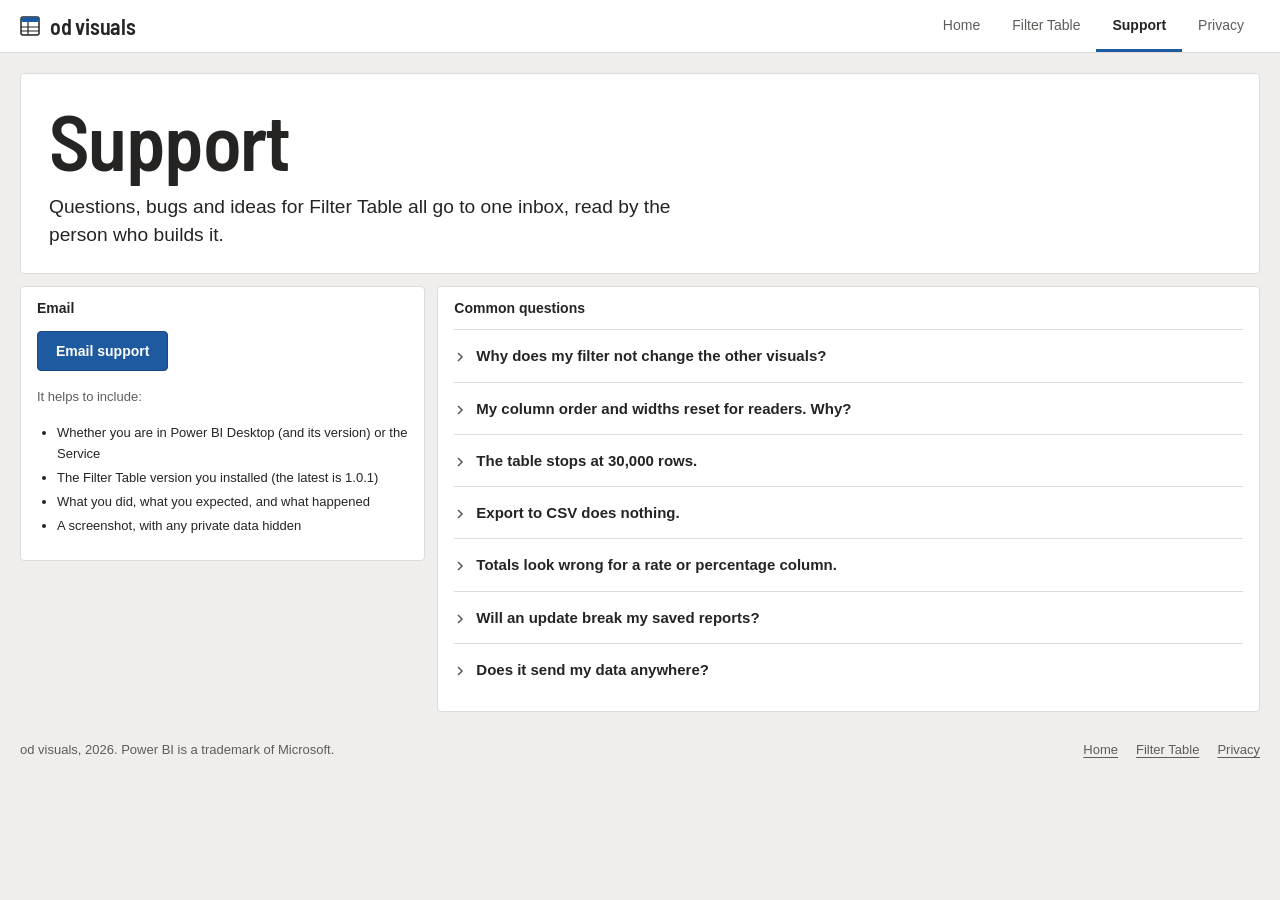
<file: support.html>
<!doctype html>
<html lang="en-AU">
<head>
<meta charset="utf-8">
<meta name="viewport" content="width=device-width, initial-scale=1">
<title>Support | od visuals</title>
<meta name="description" content="Help with Filter Table for Power BI: how to get in touch, what to include, and answers to common questions.">
<link rel="icon" href="assets/favicon.svg" type="image/svg+xml">
<link rel="icon" href="assets/icon-32.png" type="image/png" sizes="32x32">
<link rel="apple-touch-icon" href="assets/apple-touch-icon.png">
<link rel="stylesheet" href="assets/site.css">
</head>
<body>
<a class="skip" href="#main">Skip to content</a>

<header class="bar">
  <div class="bar-in">
    <a class="wordmark" href="index.html" aria-label="od visuals home">
      <svg width="20" height="20" viewBox="0 0 20 20" aria-hidden="true"><rect x="1" y="1" width="18" height="18" rx="2" fill="none" stroke="currentColor" stroke-width="1.5"/><rect x="1" y="1" width="18" height="5" rx="2" fill="#1E5AA0"/><path d="M1 11h18M1 15h18M8 6v13" stroke="currentColor" stroke-width="1.2"/></svg>
      od visuals
    </a>
    <nav class="tabs" aria-label="Pages">
      <a href="index.html">Home</a>
      <a href="filter-table.html">Filter Table</a>
      <a href="support.html" aria-current="page">Support</a>
      <a href="privacy.html">Privacy</a>
    </nav>
  </div>
</header>

<main id="main">
  <div class="canvas">
    <section class="tile title-tile span-12" aria-labelledby="title">
      <div class="tile-body">
        <h1 id="title">Support</h1>
        <p class="lead">Questions, bugs and ideas for Filter Table all go to one inbox, read by the person who builds it.</p>
      </div>
    </section>

    <section class="tile span-4 contact-tile" aria-labelledby="contact">
      <div class="get-body">
        <h2 class="tile-title" id="contact">Email</h2>
        <a class="btn contact-btn" data-contact data-subject="Filter Table support" href="support.html">Email support</a>
        <noscript><p class="small muted">Turn on JavaScript to see the email button.</p></noscript>
        <p class="small muted">It helps to include:</p>
        <ul class="plain small">
          <li>Whether you are in Power BI Desktop (and its version) or the Service</li>
          <li>The Filter Table version you installed (the latest is 1.0.1)</li>
          <li>What you did, what you expected, and what happened</li>
          <li>A screenshot, with any private data hidden</li>
        </ul>
      </div>
    </section>

    <section class="tile span-8" aria-labelledby="faq-title">
      <div class="tile-head">
        <h2 class="tile-title" id="faq-title">Common questions</h2>
      </div>
      <div class="tile-body">
          <div class="faq">
            <details>
              <summary><svg width="12" height="12" viewBox="0 0 12 12" aria-hidden="true"><path d="M4 2l4 4-4 4" fill="none" stroke="currentColor" stroke-width="1.6"/></svg>Why does my filter not change the other visuals?</summary>
              <div>
                <p>Only columns from your model can become report filters. If the column is a measure, the filter still narrows the table, and the status bar under the table says it applies to this table only.</p>
                <p>Also check the edit interactions between Filter Table and the other visual in Power BI Desktop (Format, Edit interactions). If they are set to None, the filter will not reach that visual.</p>
              </div>
            </details>
            <details>
              <summary><svg width="12" height="12" viewBox="0 0 12 12" aria-hidden="true"><path d="M4 2l4 4-4 4" fill="none" stroke="currentColor" stroke-width="1.6"/></svg>My column order and widths reset for readers. Why?</summary>
              <div>
                <p>Power BI does not let readers save changes to a visual in reading view. Set the layout in edit mode and save the report; that layout is what everyone sees. Readers can still rearrange columns for their own session.</p>
              </div>
            </details>
            <details>
              <summary><svg width="12" height="12" viewBox="0 0 12 12" aria-hidden="true"><path d="M4 2l4 4-4 4" fill="none" stroke="currentColor" stroke-width="1.6"/></svg>The table stops at 30,000 rows.</summary>
              <div>
                <p>Power BI sends data to visuals in segments. Filter Table shows a Load more button, or loads the rest automatically if you turn on Load all rows automatically in the Interactions card.</p>
              </div>
            </details>
            <details>
              <summary><svg width="12" height="12" viewBox="0 0 12 12" aria-hidden="true"><path d="M4 2l4 4-4 4" fill="none" stroke="currentColor" stroke-width="1.6"/></svg>Export to CSV does nothing.</summary>
              <div>
                <p>Export goes through Power BI's download service, which follows your organisation's export settings. If an admin has turned off export for custom visuals, the button cannot save a file. Ask your Power BI admin.</p>
              </div>
            </details>
            <details>
              <summary><svg width="12" height="12" viewBox="0 0 12 12" aria-hidden="true"><path d="M4 2l4 4-4 4" fill="none" stroke="currentColor" stroke-width="1.6"/></svg>Totals look wrong for a rate or percentage column.</summary>
              <div>
                <p>Open the Specific column card, pick the column, and set its Aggregation to Average, Minimum, Maximum or None. Rates and percentages should rarely be summed.</p>
              </div>
            </details>
            <details>
              <summary><svg width="12" height="12" viewBox="0 0 12 12" aria-hidden="true"><path d="M4 2l4 4-4 4" fill="none" stroke="currentColor" stroke-width="1.6"/></svg>Will an update break my saved reports?</summary>
              <div>
                <p>No. Updates keep the visual's identity and carry existing settings forward, including settings saved by older versions.</p>
              </div>
            </details>
            <details>
              <summary><svg width="12" height="12" viewBox="0 0 12 12" aria-hidden="true"><path d="M4 2l4 4-4 4" fill="none" stroke="currentColor" stroke-width="1.6"/></svg>Does it send my data anywhere?</summary>
              <div>
                <p>No. The visual makes no network requests and collects nothing. See the <a href="privacy.html">privacy policy</a>.</p>
              </div>
            </details>
          </div>
      </div>
    </section>
  </div>
</main>

<footer class="foot">
  <span>od visuals, 2026. Power BI is a trademark of Microsoft.</span>
  <nav aria-label="Footer">
    <a href="index.html">Home</a>
    <a href="filter-table.html">Filter Table</a>
    <a href="privacy.html">Privacy</a>
  </nav>
</footer>
<script src="assets/contact.js"></script>
</body>
</html>
</file>
<file: assets/site.css>
@font-face {
  font-family: "Barlow Semi Condensed";
  src: url("../fonts/barlow-semi-condensed-latin-400-normal.woff2") format("woff2");
  font-weight: 400;
  font-display: swap;
}
@font-face {
  font-family: "Barlow Semi Condensed";
  src: url("../fonts/barlow-semi-condensed-latin-500-normal.woff2") format("woff2");
  font-weight: 500;
  font-display: swap;
}
@font-face {
  font-family: "Barlow Semi Condensed";
  src: url("../fonts/barlow-semi-condensed-latin-600-normal.woff2") format("woff2");
  font-weight: 600;
  font-display: swap;
}

:root {
  --canvas: #EFEEEC;
  --tile: #FFFFFF;
  --line: #DEDCD9;
  --line-strong: #C8C6C3;
  --ink: #252423;
  --ink-2: #5F5D5A;
  --accent: #1E5AA0;
  --accent-deep: #17497F;
  --accent-wash: #E4ECF6;
  --focus: #1E5AA0;

  --font-ui: "Segoe UI", -apple-system, BlinkMacSystemFont, "Helvetica Neue", Arial, sans-serif;
  --font-num: "Barlow Semi Condensed", "Bahnschrift", "Segoe UI", sans-serif;
  --font-code: Consolas, "Cascadia Mono", Menlo, monospace;

  --gap: 12px;
  --pad: 20px;
  --radius: 4px;
  --page-max: 1360px;
}

* { box-sizing: border-box; }

html { -webkit-text-size-adjust: 100%; }

body {
  margin: 0;
  background: var(--canvas);
  color: var(--ink);
  font-family: var(--font-ui);
  font-size: 15px;
  line-height: 1.55;
}

::selection { background: var(--accent); color: #fff; }

a { color: var(--accent); text-decoration-thickness: 1px; text-underline-offset: 3px; }
a:hover { color: var(--accent-deep); text-decoration-thickness: 2px; }

:focus-visible { outline: 2px solid var(--focus); outline-offset: 2px; }

html { scrollbar-color: var(--line-strong) var(--canvas); }

.skip {
  position: absolute; left: 12px; top: -48px;
  background: var(--ink); color: #fff; padding: 8px 12px; z-index: 10;
  text-decoration: none; border-radius: var(--radius);
}
.skip:focus { top: 8px; }
.skip:focus, .skip:hover { color: #fff; }

/* Header: wordmark and report page tabs */
.bar {
  background: var(--tile);
  border-bottom: 1px solid var(--line);
}
.bar-in {
  max-width: var(--page-max);
  margin: 0 auto;
  padding: 0 var(--pad);
  display: flex;
  align-items: stretch;
  justify-content: space-between;
  min-height: 52px;
}
.wordmark {
  display: flex; align-items: center; gap: 10px;
  font-family: var(--font-num);
  font-weight: 600;
  font-size: 22px;
  letter-spacing: -0.01em;
  color: var(--ink);
  text-decoration: none;
}
.wordmark:hover { color: var(--ink); }
.wordmark svg { display: block; }

.tabs { display: flex; align-items: stretch; }
.tabs a {
  display: flex; align-items: center;
  padding: 0 16px;
  font-size: 14px;
  color: var(--ink-2);
  text-decoration: none;
  border-bottom: 3px solid transparent;
  border-top: 3px solid transparent;
  white-space: nowrap;
}
.tabs a:hover { color: var(--ink); background: #F6F5F4; }
.tabs a[aria-current="page"] {
  color: var(--ink);
  font-weight: 600;
  border-bottom-color: var(--accent);
}

/* Canvas and tiles */
.canvas {
  max-width: var(--page-max);
  margin: 0 auto;
  padding: var(--pad);
  display: grid;
  grid-template-columns: repeat(12, minmax(0, 1fr));
  gap: var(--gap);
}
.canvas + .canvas { padding-top: 0; }

.tile {
  background: var(--tile);
  border: 1px solid var(--line);
  border-radius: var(--radius);
  min-width: 0;
}
.tile-head {
  display: flex; align-items: baseline; justify-content: space-between; gap: 12px;
  padding: 12px 16px 0;
}
.tile-title {
  margin: 0;
  font-family: var(--font-ui);
  letter-spacing: 0;
  line-height: 1.3;
  font-size: 14px;
  font-weight: 600;
  color: var(--ink);
}
.tile-note { font-size: 12px; color: var(--ink-2); }
.tile-body { padding: 12px 16px 16px; }

.span-12 { grid-column: span 12; }
.span-8 { grid-column: span 8; }
.span-7 { grid-column: span 7; }
.span-5 { grid-column: span 5; }
.span-4 { grid-column: span 4; }

/* Display type */
h1 {
  font-family: var(--font-num);
  font-weight: 600;
  letter-spacing: -0.02em;
  line-height: 0.95;
  margin: 0;
}
h1 { font-size: clamp(48px, 6.2vw, 88px); }
h2 { margin: 0; }
h3 { font-size: 15px; font-weight: 600; margin: 0 0 4px; }

.lead {
  font-size: clamp(17px, 1.5vw, 20px);
  line-height: 1.45;
  max-width: 34em;
  margin: 16px 0 0;
  text-wrap: pretty;
}
.muted { color: var(--ink-2); }
.small { font-size: 13px; }

.prose { max-width: 68ch; }
.prose p { margin: 0 0 12px; }
.prose p:last-child { margin-bottom: 0; }

.visually-hidden {
  position: absolute; width: 1px; height: 1px; overflow: hidden;
  clip: rect(0 0 0 0); white-space: nowrap;
}
.contact-btn { align-self: flex-start; margin: 2px 0 4px; }
.get-body ul.plain { margin: 0; }
.stack { display: grid; gap: var(--gap); align-content: start; min-width: 0; }
.actions { display: flex; flex-wrap: wrap; gap: 10px; }
.pad-l { padding: 28px; }
.split { display: grid; grid-template-columns: repeat(12, minmax(0, 1fr)); gap: 12px 24px; }
.split > .split-side { grid-column: span 4; min-width: 0; }
.split > .split-main { grid-column: span 8; min-width: 0; }
.side-note { margin: 0; max-width: 30ch; }
.table-note { margin: 14px 0 0; max-width: 60ch; }
.title-actions { margin-top: 20px; }
.get-body { padding: 12px 16px 20px; display: flex; flex-direction: column; gap: 12px; }
.get-body h2, .get-body p { margin: 0; }
.get-body .actions { margin-top: 6px; }
.chart-tile { display: flex; flex-direction: column; }
.chart-tile .tile-body { flex: 1; min-height: 230px; display: flex; }
.chart-tile .chart { flex: 1; height: auto; min-height: 210px; }
.chart line.grid { stroke: #E6E4E1; stroke-width: 1; }
.chart text.axis { font-size: 12px; }

.defs-wide { grid-template-columns: minmax(150px, 1fr) 3fr; }
.defs.defs-wide dd { max-width: none; }
.faq details > div { max-width: 72ch; }
.contact-tile, .glance-tile { align-self: start; }
.wrap-any { overflow-wrap: anywhere; }
.format-tile, .how-tile { align-self: start; }

.json-tile.is-empty .code-wrap { flex: none; min-height: 0; }
.json-tile.is-empty .code {
  position: static; white-space: normal;
  font: 14px/1.5 var(--font-ui); color: var(--ink-2);
  background: transparent; border-top: 0; padding-top: 0;
}
.json-tile.is-empty .filters-on { margin-top: auto; }

.try-intro { margin: 0 0 6px; }
.try-list { list-style: none; margin: 0; padding: 0; display: grid; grid-template-columns: repeat(2, minmax(0, 1fr)); column-gap: 32px; }
.try-list li {
  display: flex; align-items: center; justify-content: space-between; gap: 16px;
  padding: 12px 10px; margin: 0 -10px;
  border-top: 1px solid var(--line);
  border-radius: 2px;
  transition: background-color .2s ease;
}
.try-list h3 { margin: 0 0 3px; font-size: clamp(17px, 1.5vw, 20px); line-height: 1.25; }
.try-list p { margin: 0; font-size: 14px; color: var(--ink-2); max-width: 52ch; }
.try-list .btn { flex: none; min-height: 34px; padding: 0 12px; font-size: 13px; }
.try-list li.is-on { background: var(--accent-wash); }
.try-list li.is-on .btn { background: var(--accent); color: #fff; border-color: var(--accent-deep); }
.link-btn {
  font: 13px var(--font-ui); color: var(--accent);
  background: none; border: 0; padding: 4px 0; cursor: pointer;
  text-decoration: underline; text-underline-offset: 3px;
}
.link-btn:hover { color: var(--accent-deep); }
.features { table-layout: fixed; }
.features .col-area { width: 26%; }
.features td:first-child { white-space: normal; }

.spec { grid-template-columns: auto 1fr; align-self: end; font-size: 14px; }
.spec dt, .spec dd { padding: 9px 0; }
.spec dt { color: var(--ink-2); font-weight: 400; }
.preset-row { display: flex; flex-wrap: wrap; align-items: center; gap: 8px 12px; padding: 10px 16px 0; }
.json-tile { display: flex; flex-direction: column; }
.code-wrap { flex: 1; position: relative; min-height: 240px; }
.code-wrap .code { position: absolute; inset: 0; max-height: none; }
.json-intro { margin: 0; }
.steps { margin: 0; padding-left: 20px; }
.steps li { margin: 6px 0; padding-left: 4px; }

/* Title tile */
.title-tile .tile-body { padding: 28px 28px 24px; }
.title-row {
  display: flex; flex-wrap: wrap; align-items: flex-end; justify-content: space-between; gap: 16px 32px;
}
.facts-line {
  display: flex; flex-wrap: wrap; gap: 6px 20px;
  margin: 18px 0 0; padding: 14px 0 0;
  border-top: 1px solid var(--line);
  font-size: 13px; color: var(--ink-2);
}
.facts-line b { color: var(--ink); font-weight: 600; }

.try {
  display: flex; align-items: center; gap: 10px;
  margin: 0;
  font-size: 14px;
  color: var(--ink);
}
.try svg { flex: none; color: var(--accent); }
.visual-tile .try { padding: 8px 16px 0; }

/* Buttons and slicer-style segments */
.btn {
  display: inline-flex; align-items: center; gap: 8px;
  min-height: 40px; padding: 0 18px;
  background: var(--accent); color: #fff;
  border: 1px solid var(--accent-deep);
  border-radius: var(--radius);
  font: 600 14px/1 var(--font-ui);
  text-decoration: none;
  cursor: pointer;
}
.btn:hover { background: var(--accent-deep); color: #fff; text-decoration: none; }
.btn-quiet {
  background: var(--tile); color: var(--ink); border-color: var(--line-strong);
}
.btn-quiet:hover { background: #F6F5F4; color: var(--ink); }

.segments {
  display: inline-flex; max-width: 100%;
  border: 1px solid var(--line-strong); border-radius: var(--radius);
  overflow-x: auto; scrollbar-width: none;
}
.segments button { flex: none; }
.segments button {
  font: 13px/1 var(--font-ui);
  padding: 8px 14px;
  background: var(--tile); color: var(--ink);
  border: 0; border-left: 1px solid var(--line-strong);
  cursor: pointer;
}
.segments button:first-child { border-left: 0; }
.segments button:hover { background: #F6F5F4; }
.segments button[aria-pressed="true"] { background: var(--ink); color: #fff; }

/* Live visual mount */
.visual-tile { display: flex; flex-direction: column; }
.visual-mount { height: 540px; padding: 4px 8px 8px; }
.visual-mount > div { width: 100%; height: 100%; }

/* Card visuals */
.cards { display: grid; gap: var(--gap); grid-template-rows: auto auto auto 1fr; }
.card-visual {
  display: flex; flex-direction: column; justify-content: center;
  padding: 18px 20px 16px;
  min-height: 112px;
}
.card-value {
  font-family: var(--font-num);
  font-weight: 500;
  font-size: clamp(40px, 3.6vw, 54px);
  line-height: 1;
  letter-spacing: -0.01em;
  font-variant-numeric: tabular-nums;
}
.card-label { margin-top: 6px; font-size: 13px; color: var(--ink-2); }
.card-of { font-size: 12px; color: var(--ink-2); margin-top: 2px; font-variant-numeric: tabular-nums; }

/* Bar chart */
.chart { width: 100%; display: block; }
.chart text { font-family: var(--font-ui); font-size: 12px; fill: var(--ink-2); }
.chart .val { fill: var(--ink); font-variant-numeric: tabular-nums; }
.chart rect.bar {
  fill: var(--accent);
  transform-box: fill-box;
  transform-origin: left center;
  transition: transform .45s cubic-bezier(.16, 1, .3, 1);
}
.chart rect.track { fill: #F3F2F1; }

.filters-on {
  margin: 0; padding: 10px 16px 14px;
  border-top: 1px solid var(--line);
  font-size: 12px; color: var(--ink-2);
}
.filters-on b { color: var(--ink); font-weight: 600; }

/* Tables in the table visual's grammar */
.grid-table { width: 100%; border-collapse: collapse; font-size: 14px; }
.grid-table th {
  text-align: left; font-weight: 600; font-size: 13px;
  padding: 9px 12px; border-bottom: 2px solid var(--ink);
  white-space: nowrap;
}
.grid-table td { padding: 11px 12px; border-bottom: 1px solid var(--line); vertical-align: top; }
.grid-table tbody tr:hover td { background: #F8F7F6; }
.grid-table td:first-child { font-weight: 600; white-space: nowrap; }
.grid-table .num { font-variant-numeric: tabular-nums; }
.status {
  display: inline-block; padding: 1px 8px;
  border-radius: 2px; font-size: 12px; font-weight: 600;
  background: var(--accent-wash); color: var(--accent-deep);
}
.status.later { background: #F1F0EE; color: var(--ink-2); }

/* Definition rows */
.defs { margin: 0; display: grid; grid-template-columns: minmax(150px, 1fr) 3fr; }
.defs dt, .defs dd { padding: 14px 0; border-top: 1px solid var(--line); margin: 0; }
.defs dt { font-weight: 600; padding-right: 20px; }
.defs dd { color: var(--ink); max-width: 64ch; }

/* Format pane cards */
.pane { border: 1px solid var(--line); border-radius: var(--radius); padding: 4px 6px; }
.pane details { border-top: 1px solid var(--line); }
.pane details:first-child { border-top: 0; }
.pane summary {
  list-style: none; cursor: pointer;
  display: flex; align-items: center; gap: 10px;
  padding: 11px 14px; font-weight: 600; font-size: 14px;
}
.pane summary::-webkit-details-marker { display: none; }
.pane summary svg { transition: transform .2s ease; color: var(--ink-2); flex: none; }
.pane details[open] summary svg { transform: rotate(90deg); }
.pane summary:hover { background: #F8F7F6; }
.pane details p { margin: 0; padding: 0 14px 14px 38px; color: var(--ink-2); font-size: 14px; max-width: 70ch; }

/* Code panel */
.code {
  margin: 0; padding: 14px 16px;
  background: #F7F6F5; border-top: 1px solid var(--line);
  font: 12.5px/1.55 var(--font-code); color: var(--ink);
  overflow: auto; max-height: 260px; white-space: pre;
}

/* FAQ */
.faq details { border-top: 1px solid var(--line); }
.faq summary {
  cursor: pointer; list-style: none;
  display: flex; gap: 10px; align-items: baseline;
  padding: 14px 0; font-weight: 600;
}
.faq summary::-webkit-details-marker { display: none; }
.faq summary svg { flex: none; color: var(--ink-2); transition: transform .2s ease; position: relative; top: 2px; }
.faq details[open] summary svg { transform: rotate(90deg); }
.faq details > div { padding: 0 0 16px 26px; max-width: 68ch; }
.faq details > div p { margin: 0 0 10px; }

ul.plain { margin: 8px 0 0; padding-left: 20px; }
ul.plain li { margin: 4px 0; }


/* Footer */
.foot {
  max-width: var(--page-max);
  margin: 0 auto;
  padding: 8px var(--pad) 40px;
  display: flex; flex-wrap: wrap; gap: 8px 24px; justify-content: space-between;
  font-size: 13px; color: var(--ink-2);
}
.foot nav { display: flex; flex-wrap: wrap; gap: 6px 18px; }
.foot a { color: var(--ink-2); }
.foot a:hover { color: var(--ink); }

@media (max-width: 1100px) {
  .span-8, .span-4, .span-7, .span-5 { grid-column: span 12; }
  /* Cards move above the table so a filter's effect stays in view. */
  .home-report .stack, .home-report .cards { display: contents; }
  .home-report .title-tile { order: 1; grid-column: span 12; }
  .home-report .card-visual { order: 2; grid-column: span 4; }
  .home-report .visual-tile { order: 3; grid-column: span 12; }
  .home-report .chart-tile { order: 4; grid-column: span 12; }
}

@media (max-width: 720px) {
  :root { --pad: 12px; --gap: 10px; }
  body { font-size: 15px; }
  .bar-in { flex-direction: column; padding: 0; }
  .wordmark { padding: 10px var(--pad) 4px; }
  .tabs { overflow-x: auto; scrollbar-width: none; padding: 0 4px; }
  .tabs a { padding: 0 12px; min-height: 44px; }
  .title-tile .tile-body { padding: 20px 18px 18px; }
  .card-visual { padding: 12px 12px 10px; min-height: 0; }
  .tile-head { flex-direction: column; align-items: flex-start; gap: 2px; }
  .chart-tile .tile-body, .chart-tile .chart { min-height: 200px; }
  .defs-wide { grid-template-columns: 1fr; }
  .features, .features tbody, .features tr, .features td { display: block; width: auto; }
  .features thead { display: none; }
  .try-list { grid-template-columns: 1fr; }
  .try-list li { align-items: flex-start; flex-direction: column; gap: 8px; }
  .features tr { border-bottom: 1px solid var(--line); padding: 10px 0; }
  .features td { border: 0; padding: 2px 0; }
  .segments { flex-wrap: wrap; overflow: visible; border: 0; gap: 6px; }
  .segments button { border: 1px solid var(--line-strong); border-radius: var(--radius); }
  .segments button:first-child { border-left: 1px solid var(--line-strong); }
  .card-value { font-size: 30px; }
  .card-label { font-size: 12px; }
  .visual-mount { height: 470px; padding: 2px 4px 4px; }
  .split > .split-side, .split > .split-main { grid-column: span 12; }
  .defs.spec { grid-template-columns: auto 1fr; }
  .defs.spec dt, .defs.spec dd { border-top: 1px solid var(--line); padding: 9px 0; }
  .defs.spec dt { padding-right: 16px; }
  .pad-l { padding: 20px 18px; }
  .defs { grid-template-columns: 1fr; }
  .defs dt { padding-bottom: 2px; }
  .defs dd { border-top: 0; padding-top: 0; }
  .grid-table { font-size: 13px; }
  .grid-table th, .grid-table td { padding: 9px 8px; }
  .scroll-x { overflow-x: auto; }
}

@media (prefers-reduced-motion: reduce) {
  * { transition: none !important; animation: none !important; }
}

@media (forced-colors: active) {
  .tabs a[aria-current="page"] { border-bottom-color: Highlight; }
  .chart rect.bar { fill: Highlight; }
}
</file>
